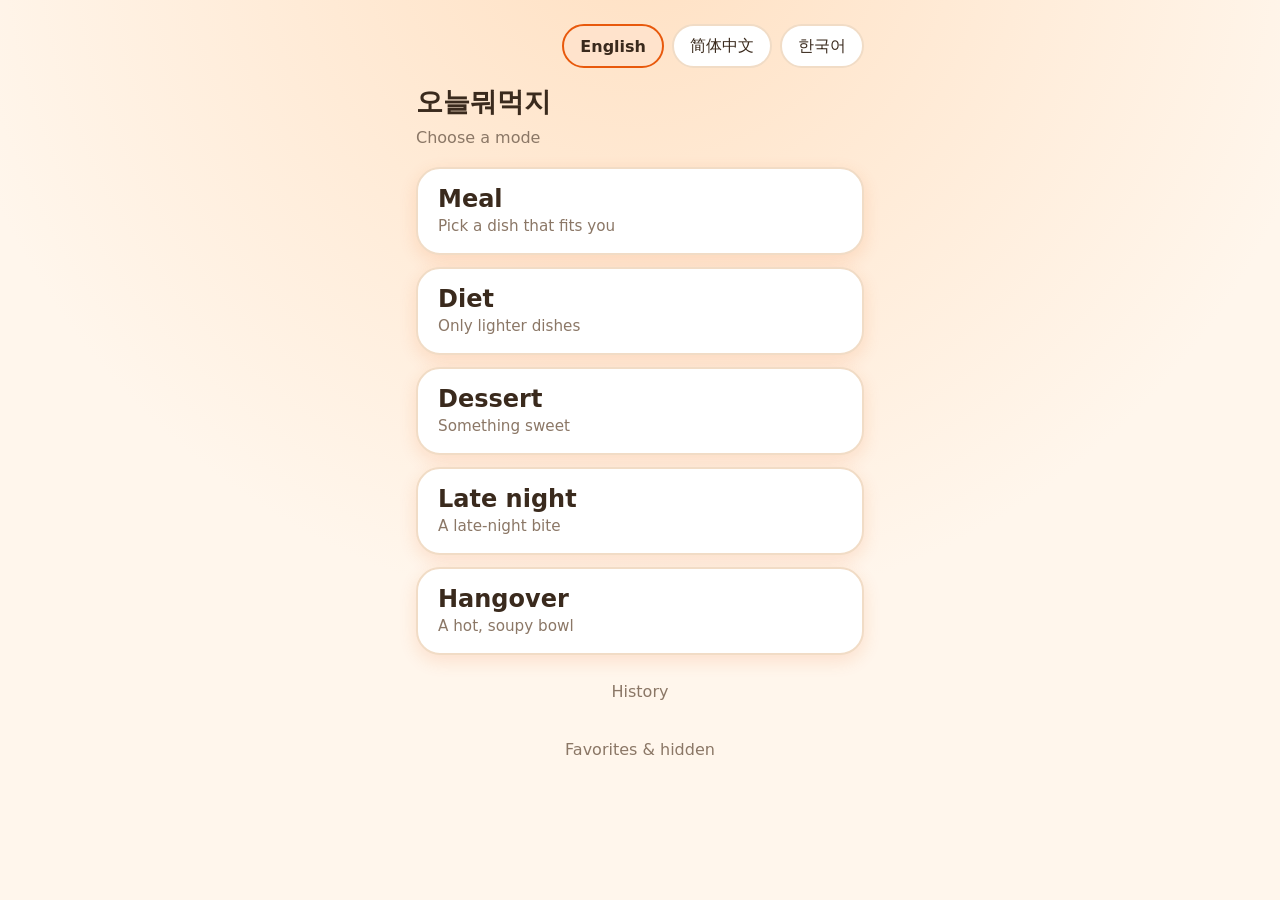
<file: index.html>
<!doctype html>
<html lang="en">
<head>
<meta charset="utf-8">
<meta name="viewport" content="width=device-width, initial-scale=1">
<title>오늘뭐먹지</title>
<meta name="theme-color" content="#fff6ec">
<link rel="manifest" href="manifest.json">
<link rel="apple-touch-icon" href="icon-192.png">
<link rel="stylesheet" href="style.css">
</head>
<body>
<main>
  <div class="langs" id="langs">
    <button type="button" data-lang="en" data-s="langEn"></button>
    <button type="button" data-lang="zh" data-s="langZh"></button>
    <button type="button" data-lang="ko" data-s="langKo"></button>
  </div>

  <section id="home">
    <h1 id="home-title" tabindex="-1" data-s="title"></h1>
    <p class="sub" data-s="pickMode"></p>
    <button id="home-quick" class="primary" hidden data-s="quickPick"></button>
    <div id="modes"></div>
    <button id="home-history" class="link" data-s="historyLink"></button>
    <button id="home-favs" class="link" data-s="favLink"></button>
  </section>

  <section id="ask" hidden>
    <button id="ask-back" class="link" data-s="backToModes"></button>
    <h1 id="ask-title" tabindex="-1" data-s="title"></h1>
    <p class="sub" data-s="subtitle"></p>
    <div id="questions"></div>
    <button id="go" class="primary" data-s="go"></button>
  </section>

  <section id="result" hidden>
    <div id="menu" class="menu">
      <span class="tag" data-s="pickedTag"></span>
      <div id="menu-emoji" class="emoji" aria-hidden="true"></div>
      <h2 id="menu-name" tabindex="-1"></h2>
      <p class="ko" id="menu-ko"></p>
      <p class="spice" id="menu-spice"></p>
      <p class="contains" data-s="contains"></p>
      <ul class="tags" id="menu-tags"></ul>
      <p class="desc" id="menu-desc"></p>
      <div class="marks">
        <button type="button" id="mark-fav" aria-pressed="false" data-s="markFav"></button>
        <button type="button" id="mark-block" aria-pressed="false" data-s="markBlock"></button>
      </div>
    </div>
    <div id="no-match" class="menu" hidden>
      <div class="emoji" aria-hidden="true">🤔</div>
      <h2 id="no-match-title" tabindex="-1" data-s="noMatch"></h2>
      <p class="desc" id="no-match-hint"></p>
    </div>
    <p id="diet-note" class="disclaimer diet-note" data-s="dietNote"></p>
    <p class="disclaimer" data-s="disclaimer"></p>
    <button id="staff-btn" class="primary" data-s="showStaff"></button>
    <button id="nearby" data-s="findNearby"></button>
    <button id="recipe-btn" class="primary" data-s="recipe"></button>
    <button id="delivery-coupang" lang="ko" class="primary" data-s="deliveryCoupang"></button>
    <button id="delivery-baemin" lang="ko" data-s="deliveryBaemin"></button>
    <p id="delivery-hint" class="hint" aria-live="polite"></p>
    <button id="another" data-s="another"></button>
    <button id="back" class="link" data-s="back"></button>
  </section>

  <section id="staff" hidden lang="ko">
    <h1 id="staff-dish" tabindex="-1"></h1>
    <p class="order" id="staff-order"></p>
    <ul id="staff-notes"></ul>
    <button id="staff-back" class="link" data-s="staffBack"></button>
  </section>

  <section id="history" hidden>
    <h1 id="history-title" tabindex="-1" data-s="historyTitle"></h1>
    <ul id="history-list"></ul>
    <p id="history-empty" data-s="noHistory"></p>
    <button id="history-back" class="link" data-s="back"></button>
  </section>
  <section id="favs" hidden>
    <h1 id="favs-title" tabindex="-1" data-s="favTitle"></h1>
    <h2 data-s="favHeading"></h2>
    <ul id="fav-list" class="mark-list"></ul>
    <p id="fav-empty" data-s="noFav"></p>
    <h2 data-s="blockedHeading"></h2>
    <ul id="block-list" class="mark-list"></ul>
    <p id="block-empty" data-s="noBlocked"></p>
    <button id="unblock-all" type="button" hidden></button>
    <button id="favs-back" class="link" data-s="back"></button>
  </section>
</main>
<script src="strings.js"></script>
<script src="menus.js"></script>
<script src="modes.js"></script>
<script src="logic.js"></script>
<script src="app.js"></script>
</body>
</html>
</file>
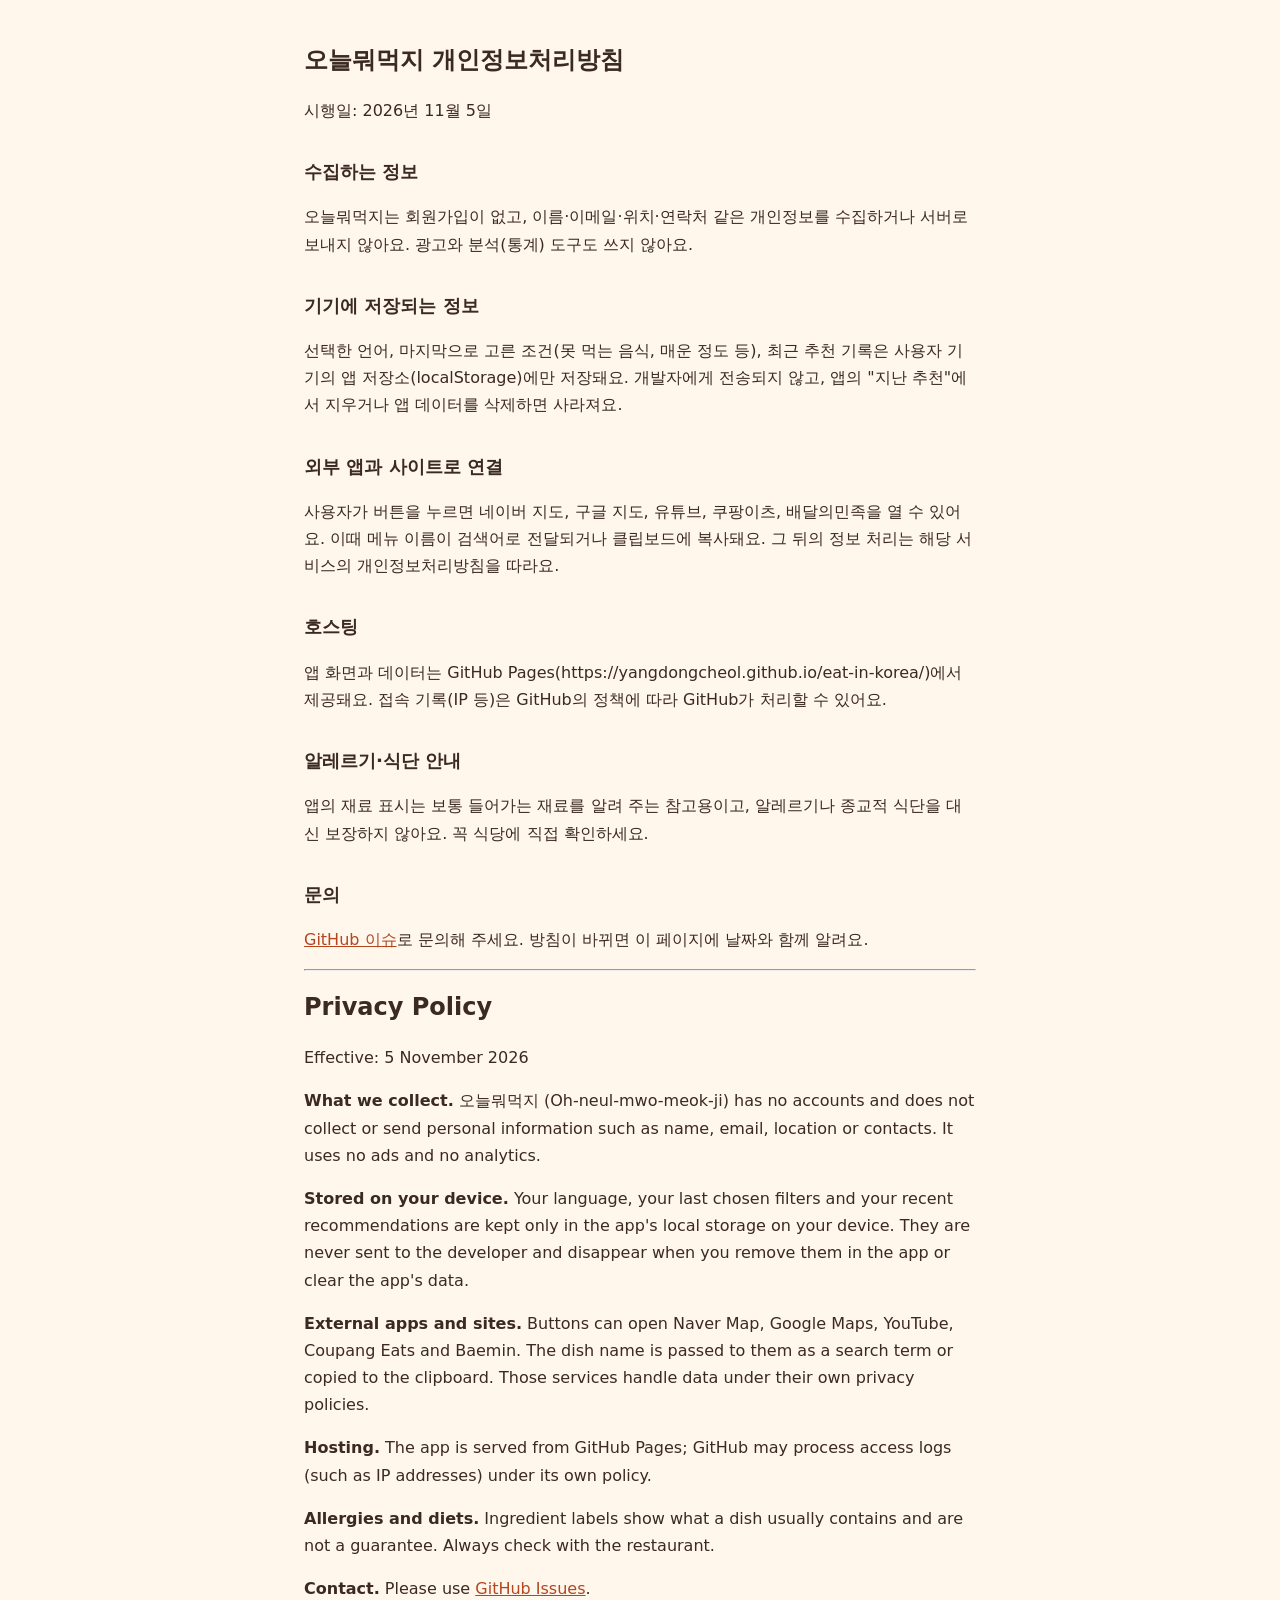
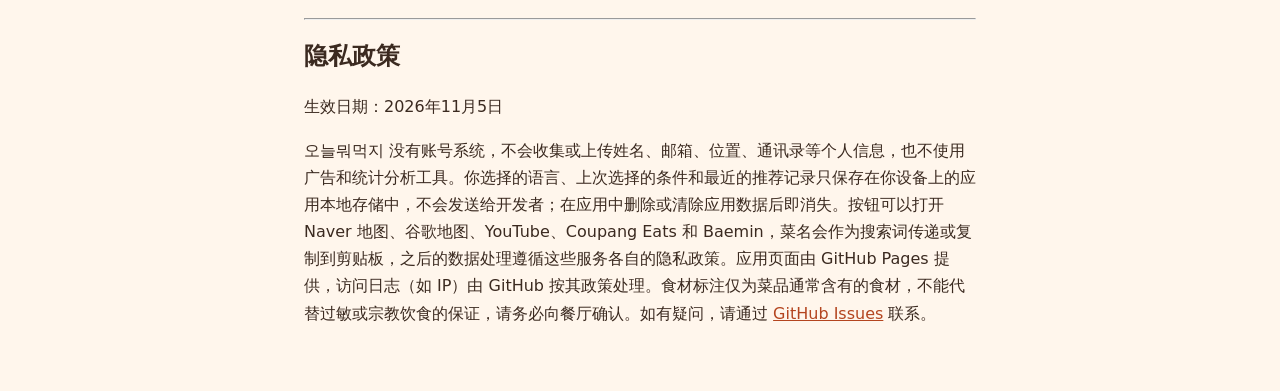
<file: privacy.html>
<!doctype html>
<html lang="ko">
<head>
<meta charset="utf-8">
<meta name="viewport" content="width=device-width, initial-scale=1">
<title>오늘뭐먹지 개인정보처리방침 / Privacy Policy</title>
<style>
  body { font: 16px/1.7 system-ui, sans-serif; max-width: 42rem; margin: 0 auto; padding: 1.5rem 1rem 3rem; color: #3b2a20; background: #fff6ec; }
  h1 { font-size: 1.5rem; } h2 { font-size: 1.15rem; margin-top: 2rem; }
  a { color: #b4451f; }
</style>
</head>
<body>
<h1>오늘뭐먹지 개인정보처리방침</h1>
<p>시행일: 2026년 11월 5일</p>
<h2>수집하는 정보</h2>
<p>오늘뭐먹지는 회원가입이 없고, 이름·이메일·위치·연락처 같은 개인정보를 수집하거나 서버로 보내지 않아요. 광고와 분석(통계) 도구도 쓰지 않아요.</p>
<h2>기기에 저장되는 정보</h2>
<p>선택한 언어, 마지막으로 고른 조건(못 먹는 음식, 매운 정도 등), 최근 추천 기록은 사용자 기기의 앱 저장소(localStorage)에만 저장돼요. 개발자에게 전송되지 않고, 앱의 "지난 추천"에서 지우거나 앱 데이터를 삭제하면 사라져요.</p>
<h2>외부 앱과 사이트로 연결</h2>
<p>사용자가 버튼을 누르면 네이버 지도, 구글 지도, 유튜브, 쿠팡이츠, 배달의민족을 열 수 있어요. 이때 메뉴 이름이 검색어로 전달되거나 클립보드에 복사돼요. 그 뒤의 정보 처리는 해당 서비스의 개인정보처리방침을 따라요.</p>
<h2>호스팅</h2>
<p>앱 화면과 데이터는 GitHub Pages(https://yangdongcheol.github.io/eat-in-korea/)에서 제공돼요. 접속 기록(IP 등)은 GitHub의 정책에 따라 GitHub가 처리할 수 있어요.</p>
<h2>알레르기·식단 안내</h2>
<p>앱의 재료 표시는 보통 들어가는 재료를 알려 주는 참고용이고, 알레르기나 종교적 식단을 대신 보장하지 않아요. 꼭 식당에 직접 확인하세요.</p>
<h2>문의</h2>
<p><a href="https://github.com/YangDongCheol/eat-in-korea/issues">GitHub 이슈</a>로 문의해 주세요. 방침이 바뀌면 이 페이지에 날짜와 함께 알려요.</p>

<hr>
<h1>Privacy Policy</h1>
<p>Effective: 5 November 2026</p>
<p><strong>What we collect.</strong> 오늘뭐먹지 (Oh-neul-mwo-meok-ji) has no accounts and does not collect or send personal information such as name, email, location or contacts. It uses no ads and no analytics.</p>
<p><strong>Stored on your device.</strong> Your language, your last chosen filters and your recent recommendations are kept only in the app's local storage on your device. They are never sent to the developer and disappear when you remove them in the app or clear the app's data.</p>
<p><strong>External apps and sites.</strong> Buttons can open Naver Map, Google Maps, YouTube, Coupang Eats and Baemin. The dish name is passed to them as a search term or copied to the clipboard. Those services handle data under their own privacy policies.</p>
<p><strong>Hosting.</strong> The app is served from GitHub Pages; GitHub may process access logs (such as IP addresses) under its own policy.</p>
<p><strong>Allergies and diets.</strong> Ingredient labels show what a dish usually contains and are not a guarantee. Always check with the restaurant.</p>
<p><strong>Contact.</strong> Please use <a href="https://github.com/YangDongCheol/eat-in-korea/issues">GitHub Issues</a>.</p>

<hr>
<h1>隐私政策</h1>
<p>生效日期：2026年11月5日</p>
<p>오늘뭐먹지 没有账号系统，不会收集或上传姓名、邮箱、位置、通讯录等个人信息，也不使用广告和统计分析工具。你选择的语言、上次选择的条件和最近的推荐记录只保存在你设备上的应用本地存储中，不会发送给开发者；在应用中删除或清除应用数据后即消失。按钮可以打开 Naver 地图、谷歌地图、YouTube、Coupang Eats 和 Baemin，菜名会作为搜索词传递或复制到剪贴板，之后的数据处理遵循这些服务各自的隐私政策。应用页面由 GitHub Pages 提供，访问日志（如 IP）由 GitHub 按其政策处理。食材标注仅为菜品通常含有的食材，不能代替过敏或宗教饮食的保证，请务必向餐厅确认。如有疑问，请通过 <a href="https://github.com/YangDongCheol/eat-in-korea/issues">GitHub Issues</a> 联系。</p>
</body>
</html>
</file>
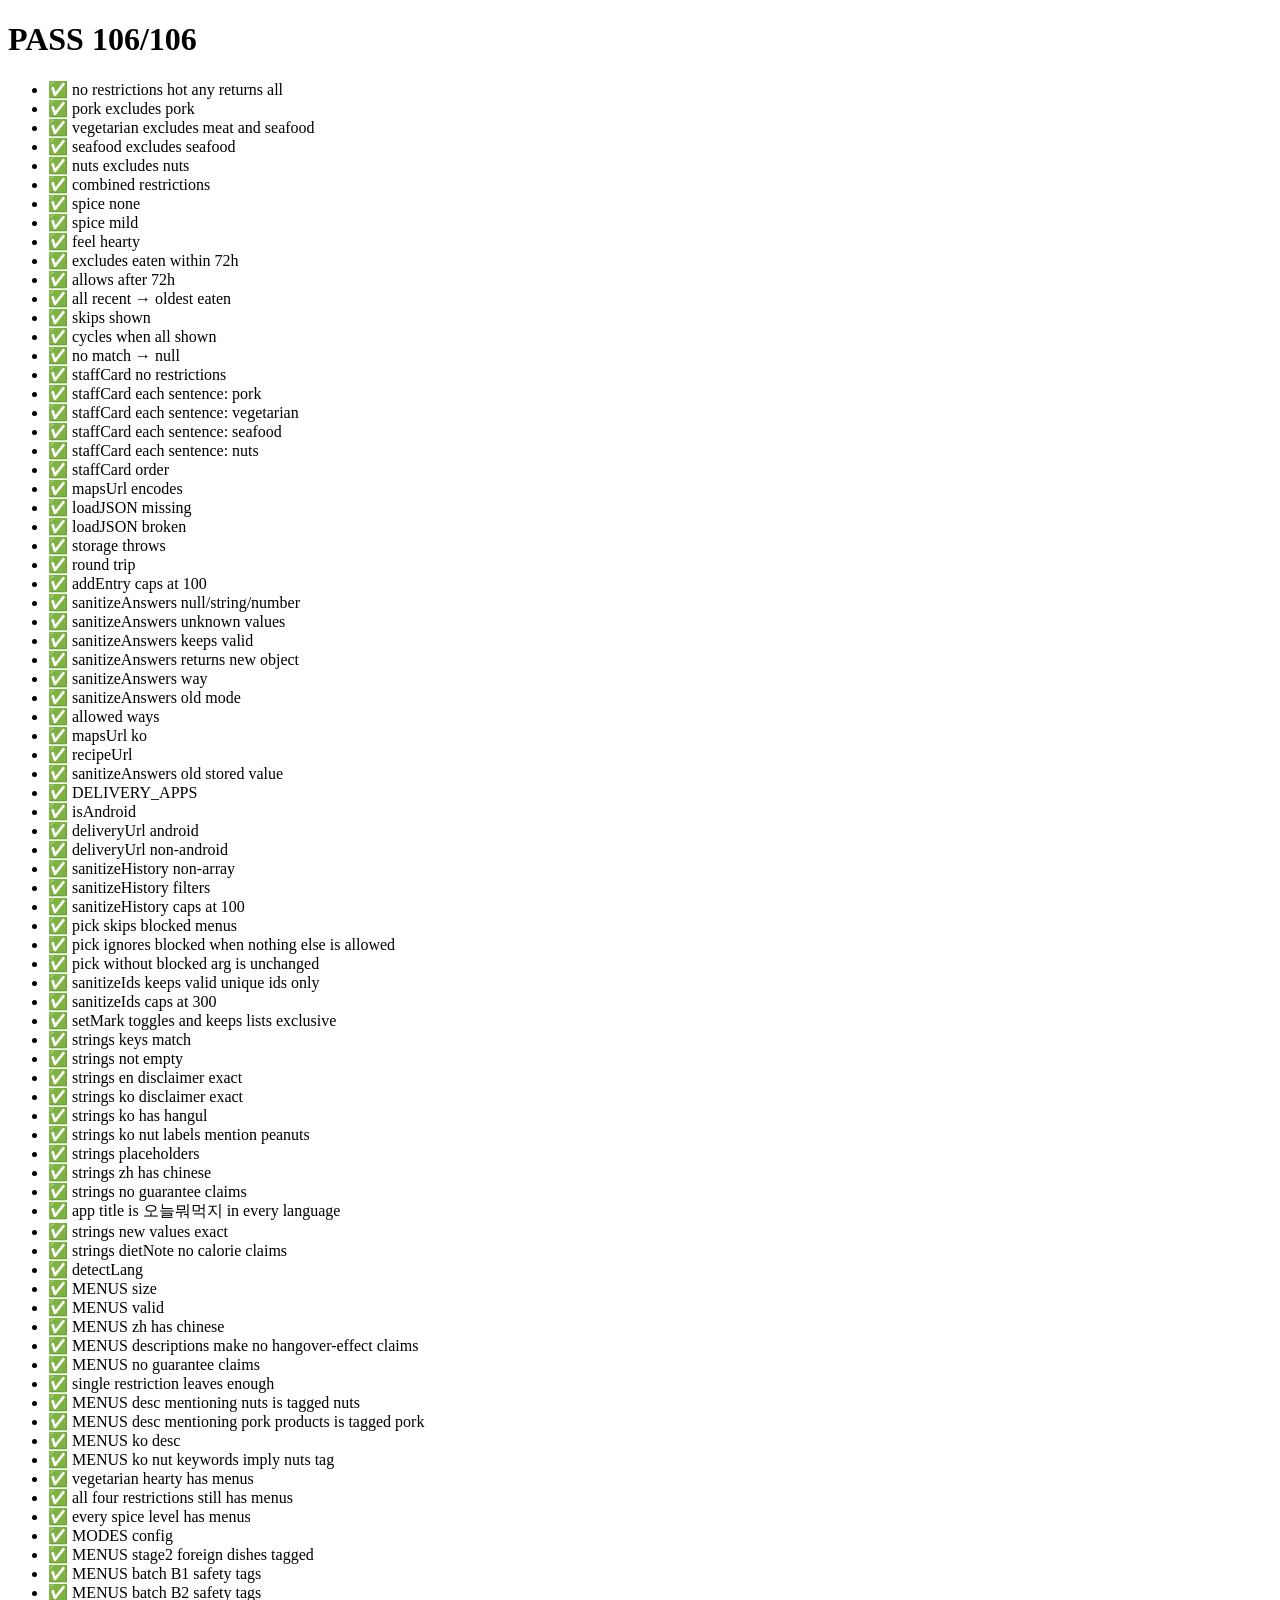
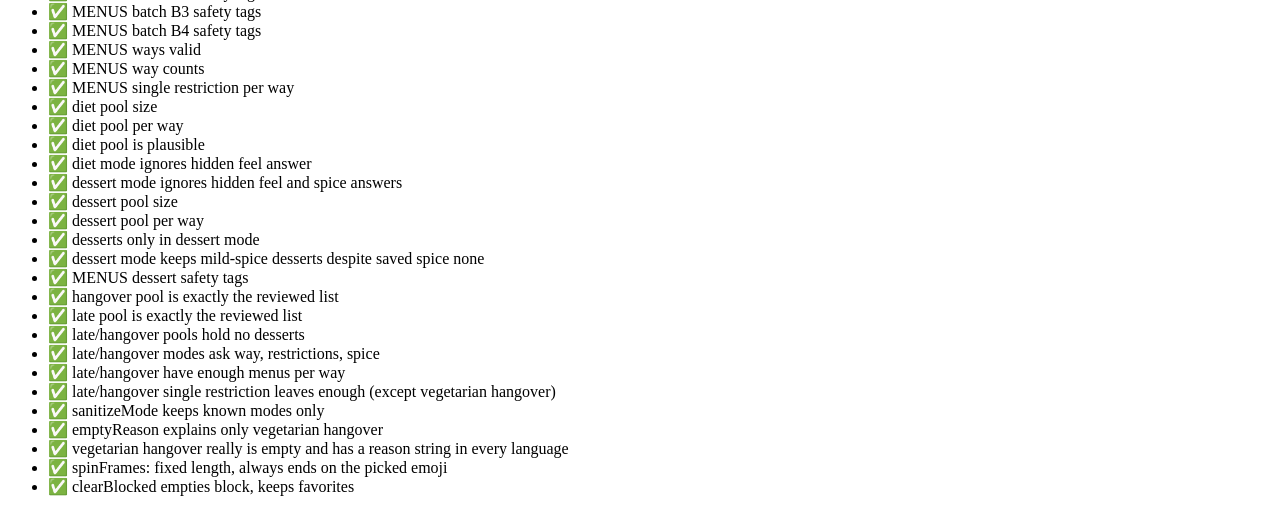
<file: test.html>
<!doctype html>
<html lang="ko">
<head><meta charset="utf-8"><title>tests</title></head>
<body>
<script src="logic.js"></script>
<script src="strings.js"></script>
<script src="menus.js"></script>
<script src="modes.js"></script>
<script src="tests.js"></script>
<script>report()</script>
</body>
</html>
</file>
<file: style.css>
:root {
  --bg: #fff6ec; --glow: #ffe0c2; --fg: #3a2a1d; --muted: #8b7766;
  --accent: #e8590c; --accent-fg: #fff; --accent-soft: #ffe3cc;
  --card: #fff; --card-border: #f1dcc6;
  --shadow: 0 6px 18px rgba(232, 89, 12, .14);
  color-scheme: light dark;
}
@media (prefers-color-scheme: dark) {
  :root {
    --bg: #1f1812; --glow: #3a2416; --fg: #f6ece2; --muted: #b4a191;
    --accent-soft: #5a3420;
    --card: #2b221b; --card-border: #43372c;
    --shadow: 0 6px 18px rgba(0, 0, 0, .35);
  }
}
* { box-sizing: border-box; }
[hidden] { display: none !important; }
body {
  margin: 0; min-height: 100vh; color: var(--fg);
  background: radial-gradient(circle at 50% -10%, var(--glow), var(--bg) 60%) no-repeat var(--bg);
  font-family: system-ui, -apple-system, "Apple SD Gothic Neo", "Malgun Gothic", sans-serif;
}
main { max-width: 480px; margin: 0 auto; padding: 24px 16px 40px; }
section { display: flex; flex-direction: column; gap: 14px; }
h1 { font-size: 1.7rem; margin: 8px 0 0; }
.sub { margin: -6px 0 6px; color: var(--muted); }

fieldset {
  border: 1px solid var(--card-border); border-radius: 20px; background: var(--card);
  box-shadow: var(--shadow); padding: 14px 16px 16px; margin: 0;
}
/* A floated legend sits inside the card instead of straddling its top border. */
legend { float: left; width: 100%; padding: 0; margin-bottom: 10px; font-weight: 700; }
.chips { clear: both; display: flex; flex-wrap: wrap; gap: 8px; }
.chips button {
  flex: 1 1 auto; min-height: 46px; padding: 0 14px; font-size: 1rem;
  border: 2px solid var(--card-border); border-radius: 999px;
  background: var(--card); color: var(--fg);
  transition: transform .12s, background-color .12s, border-color .12s;
}
.chips button[aria-pressed="true"] {
  background: var(--accent-soft); border-color: var(--accent); font-weight: 700; transform: scale(1.03);
}

button { font: inherit; cursor: pointer; }
section > button {
  min-height: 54px; font-size: 1.1rem; border-radius: 18px;
  border: 2px solid var(--card-border); background: var(--card); color: var(--fg);
  box-shadow: var(--shadow); transition: transform .12s;
}
section > button:active { transform: scale(.97); }
/* Bold 19px text on #e8590c: contrast 3.6:1, above the 3:1 AA bar for large text. */
section > button.primary {
  background: var(--accent); color: var(--accent-fg); border: 0;
  font-size: 1.2rem; font-weight: 800; box-shadow: 0 8px 20px rgba(232, 89, 12, .32);
}
section > button.link { min-height: 44px; background: none; border: 0; box-shadow: none; color: var(--muted); font-size: 1rem; }
button:focus-visible { outline: 3px solid var(--accent); outline-offset: 2px; }
[tabindex="-1"]:focus { outline: none; }

.menu { text-align: center; padding: 28px 0 8px; }
.tag { display: inline-block; margin: 0 0 18px; padding: 4px 14px; border-radius: 999px; background: var(--accent-soft); font-size: .9rem; font-weight: 700; }
.emoji {
  display: grid; place-items: center; width: 9rem; height: 9rem; margin: 0 auto;
  font-size: 5.5rem; line-height: 1; border-radius: 50%;
  background: var(--accent-soft); box-shadow: var(--shadow);
}
.pop .emoji { animation: pop .55s cubic-bezier(.3, 1.4, .5, 1); }
@keyframes pop {
  0% { transform: scale(.3) rotate(-14deg); opacity: 0; }
  60% { transform: scale(1.12) rotate(5deg); opacity: 1; }
  100% { transform: scale(1) rotate(0); }
}
@media (prefers-reduced-motion: reduce) { .pop .emoji { animation: none; } }
/* roulette: only the spinning emoji shows until the result is revealed */
#result.spinning .menu > :not(.emoji), #result.spinning > :not(.menu) { visibility: hidden; }
.menu h2 { font-size: 2.3rem; margin: 20px 0 0; overflow-wrap: anywhere; }

#history-list, .mark-list { list-style: none; padding: 0; margin: 0; display: flex; flex-direction: column; gap: 10px; }
#history-list li, .mark-list li {
  display: flex; align-items: center; gap: 8px; padding: 4px 8px 4px 16px;
  background: var(--card); border: 1px solid var(--card-border); border-radius: 16px; box-shadow: var(--shadow);
}
#history-list .name, .mark-list .name { flex: 1; font-weight: 700; overflow-wrap: anywhere; }
#history-list time { color: var(--muted); font-size: .9rem; }
#history-list button, .mark-list button { min-width: 44px; min-height: 44px; border: 0; background: none; color: var(--muted); font-size: 1.1rem; }
#history-empty, #fav-empty, #block-empty { color: var(--muted); }

/* eat-in-korea additions */
.langs { display: flex; gap: 8px; justify-content: flex-end; margin-bottom: 8px; }
.langs button {
  min-height: 44px; padding: 0 16px; font-size: 1rem; border-radius: 999px;
  border: 2px solid var(--card-border); background: var(--card); color: var(--fg);
}
.langs button[aria-pressed="true"] { background: var(--accent-soft); border-color: var(--accent); font-weight: 700; }
.hint { margin: 0; text-align: center; line-height: 1.5; }
.hint:empty { display: none; }
.hint strong { user-select: all; font-size: 1.3rem; display: block; margin-top: 4px; }
.menu .ko { margin: 6px 0 0; color: var(--muted); font-size: 1.1rem; }
.spice { margin: 8px 0 0; font-size: 1.3rem; min-height: 1.6em; }
.contains { margin: 14px 0 0; color: var(--muted); font-size: .9rem; }
.tags { list-style: none; padding: 0; margin: 6px 0 0; display: flex; flex-wrap: wrap; gap: 6px; justify-content: center; }
.tags li { padding: 4px 12px; border-radius: 999px; background: var(--card); border: 1px solid var(--card-border); font-size: .95rem; }
.desc { margin: 14px 0 0; line-height: 1.5; }
.disclaimer { margin: 0; padding: 12px 14px; border-radius: 14px; background: var(--card); border: 1px solid var(--card-border); color: var(--muted); font-size: .9rem; line-height: 1.45; }
#no-match .emoji { margin-bottom: 16px; }
#staff { background: #fff; color: #000; margin: -24px -16px -40px; padding: 24px 16px 40px; min-height: 100vh; }
#staff h1 { font-size: 3.2rem; line-height: 1.2; margin: 12px 0 0; overflow-wrap: anywhere; }
#staff .order { font-size: 2.2rem; font-weight: 700; margin: 0; }
#staff ul { list-style: none; padding: 0; margin: 0; display: flex; flex-direction: column; gap: 14px; }
#staff li { font-size: 1.7rem; line-height: 1.4; padding-top: 14px; border-top: 2px solid #ddd; }
#staff > button.link { color: #444; }

/* modes */
#modes { display: flex; flex-direction: column; gap: 12px; }
.mode-card {
  display: flex; flex-direction: column; gap: 4px; align-items: flex-start; text-align: left;
  min-height: 88px; padding: 16px 20px; border-radius: 24px;
  border: 2px solid var(--card-border); background: var(--card); color: var(--fg);
  box-shadow: var(--shadow); transition: transform .12s;
}
.mode-card:active { transform: scale(.97); }
.mode-name { font-size: 1.5rem; font-weight: 800; }
.mode-desc { font-size: .95rem; color: var(--muted); }
.diet-note { border-color: var(--accent); background: var(--accent-soft); color: var(--fg); font-weight: 600; }
#ask > button.link { align-self: flex-start; }

/* favorites / blocked */
.marks { display: flex; gap: 10px; justify-content: center; margin-top: 18px; }
.marks button {
  min-height: 44px; padding: 0 16px; font-size: 1rem; border-radius: 999px;
  border: 2px solid var(--card-border); background: var(--card); color: var(--fg);
}
.marks button[aria-pressed="true"] { background: var(--accent-soft); border-color: var(--accent); font-weight: 700; }
#unblock-all { min-height: 44px; padding: 0 16px; margin-top: 8px; border-radius: 999px; border: 2px solid var(--card-border); background: var(--card); color: var(--fg); font-size: 1rem; }
#unblock-all[data-confirm] { border-color: var(--accent); background: var(--accent-soft); font-weight: 700; }
#favs h2 { font-size: 1.2rem; margin: 20px 0 8px; }
</file>
